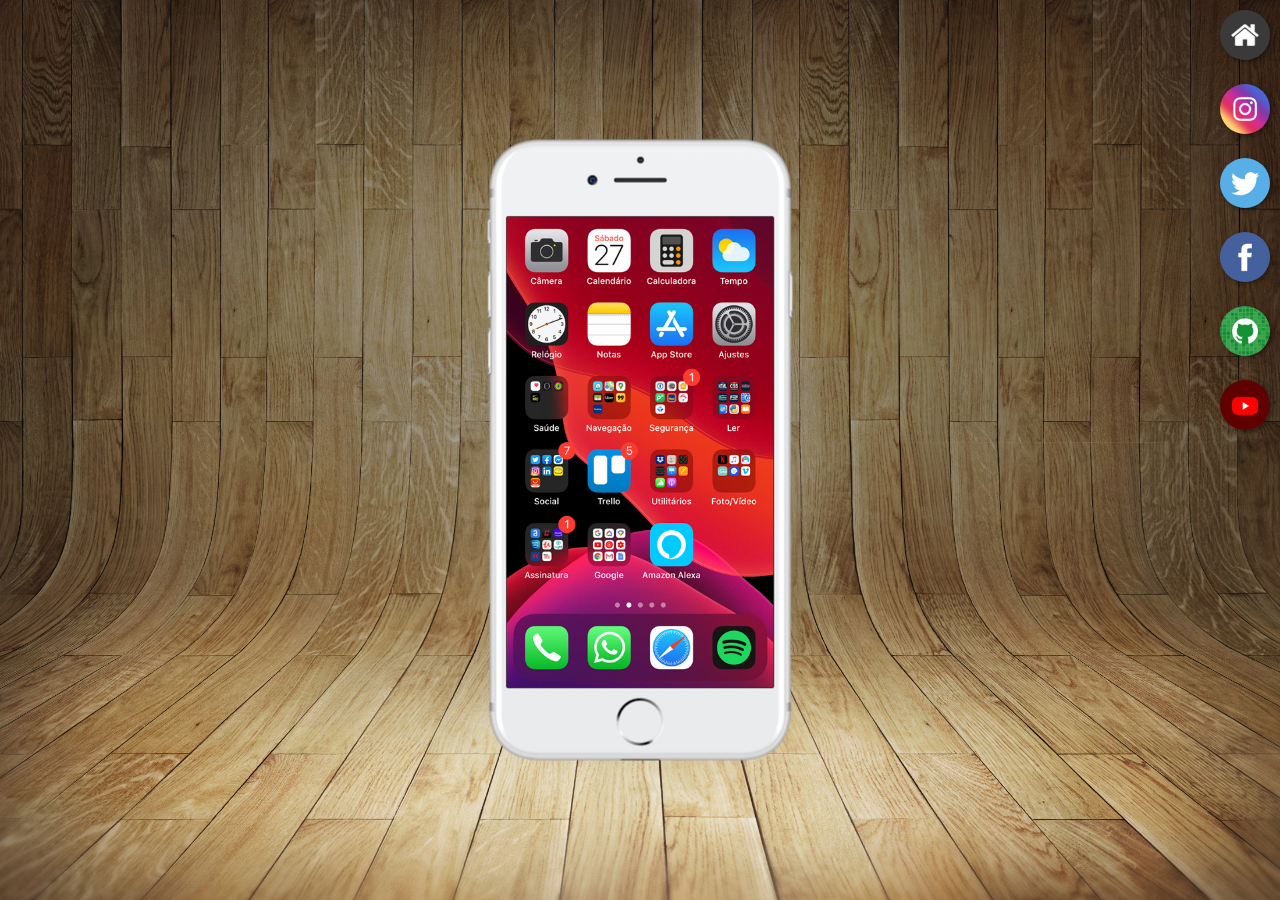
<file: index.html>
<!DOCTYPE html>
<html lang="pt-br">
<head>
    <meta charset="UTF-8">
    <meta http-equiv="X-UA-Compatible" content="IE=edge">
    <meta name="viewport" content="width=device-width, initial-scale=1.0">
    <link rel="shortcut icon" href="favicon.ico" type="image/x-icon">
    <link rel="stylesheet" href="estilos/style.css">
    <title>Projeto Redes Sociais</title>
</head>
<body>
    <main>
        <section id="telefone">
            <iframe src="home.html" name="tela" id="tela" frameborder="0">Seu navegador não é compatível com isso.</iframe>
        </section>
        <section id="redes-sociais">
            <a href="home.html" target="tela"><img src="imagens/logo-home.jpg" alt="Home">
            </a><br>
            <a href="#" target="tela"><img src="imagens/logo-instagram.jpg" alt="Instagram"></a><br>

            <a href="twitter.html" target="tela"><img src="imagens/logo-twitter.jpg" alt="Twitter"></a><br>

            <a href="#" target="tela"><img src="imagens/logo-facebook.jpg" alt="Facebook"></a><br>

            <a href="github.html" target="tela"><img src="imagens/logo-github.jpg" alt="Github"></a><br>

            <a href="youtube.html" target="tela"><img src="imagens/logo-youtube.jpg" alt="Youtube"></a><br>
        </section>
    </main>
</body>
</html>
</file>
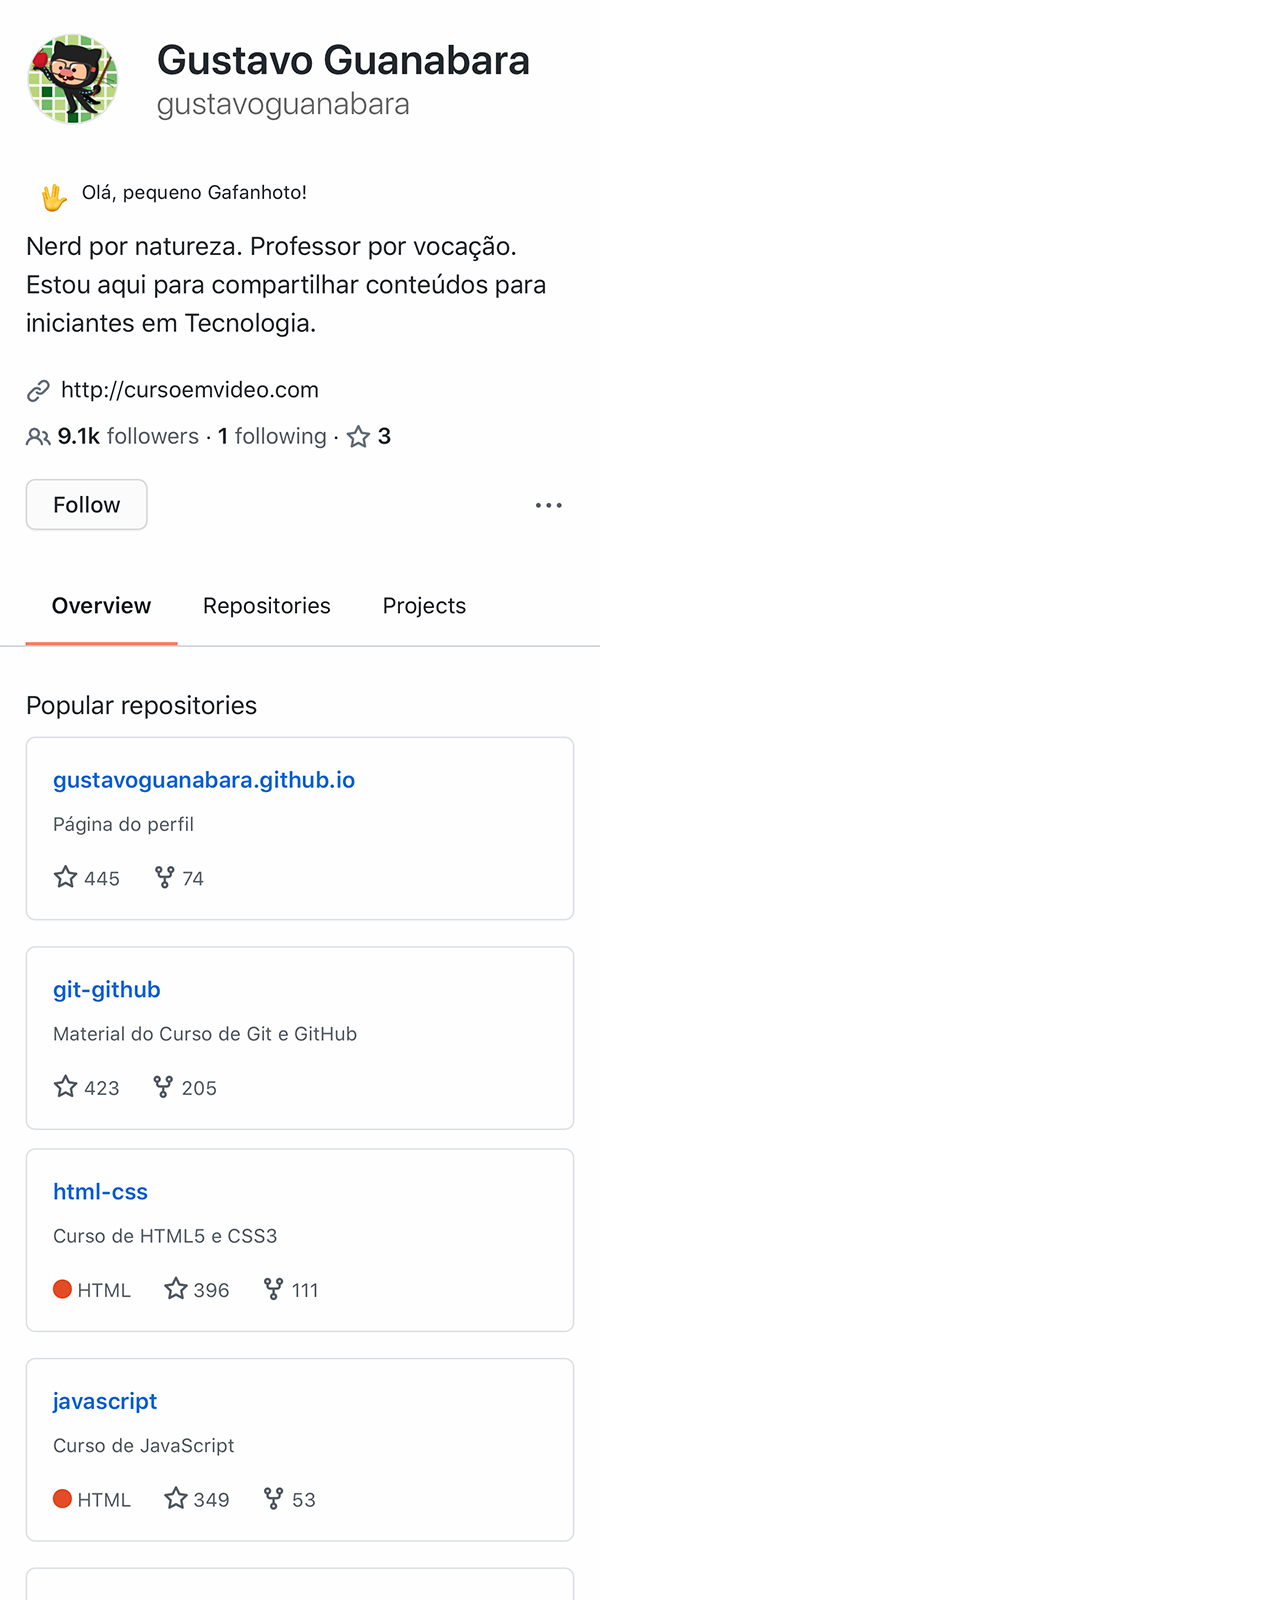
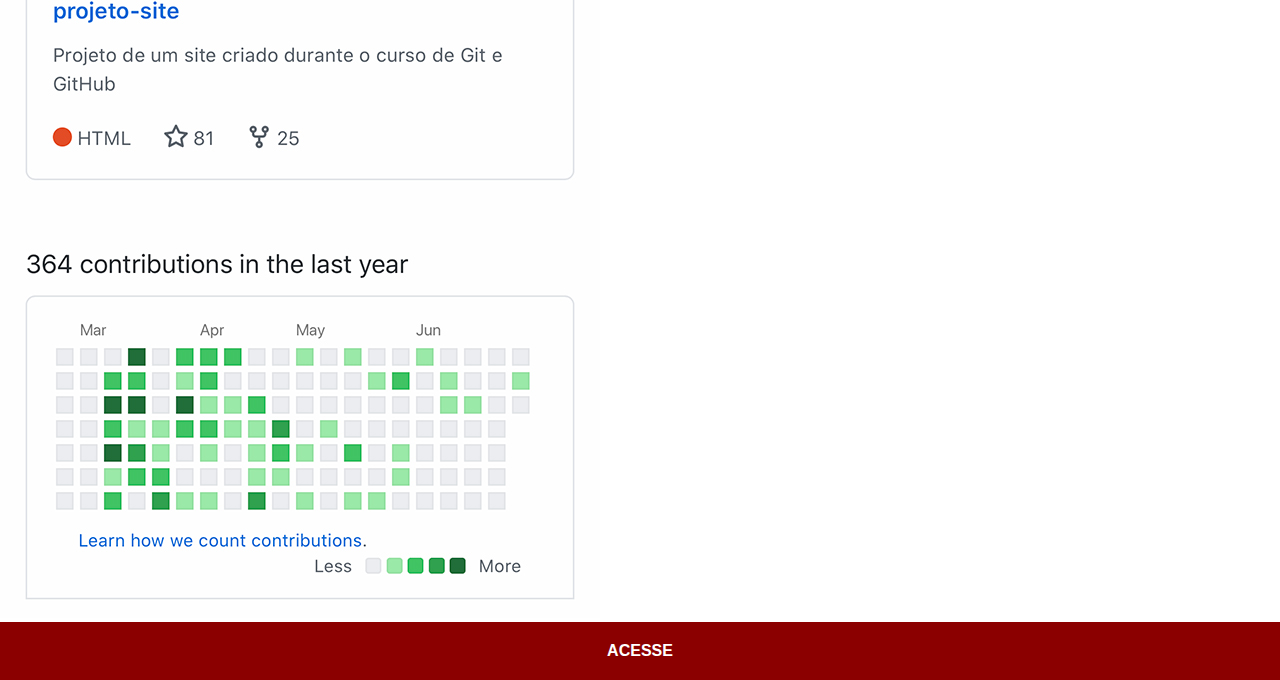
<file: github.html>
<!DOCTYPE html>
<html lang="pt-br">
<head>
    <meta charset="UTF-8">
    <meta http-equiv="X-UA-Compatible" content="IE=edge">
    <meta name="viewport" content="width=device-width, initial-scale=1.0">
    <title>Document</title>
    <link rel="stylesheet" href="estilos/social.css">
</head>
<body>
    <img src="imagens/tela-github.jpg" alt="GitHub">
    <a href="https://github.com/gustavoguanabara" target="_blank">ACESSE</a>
</body>
</html>
</file>
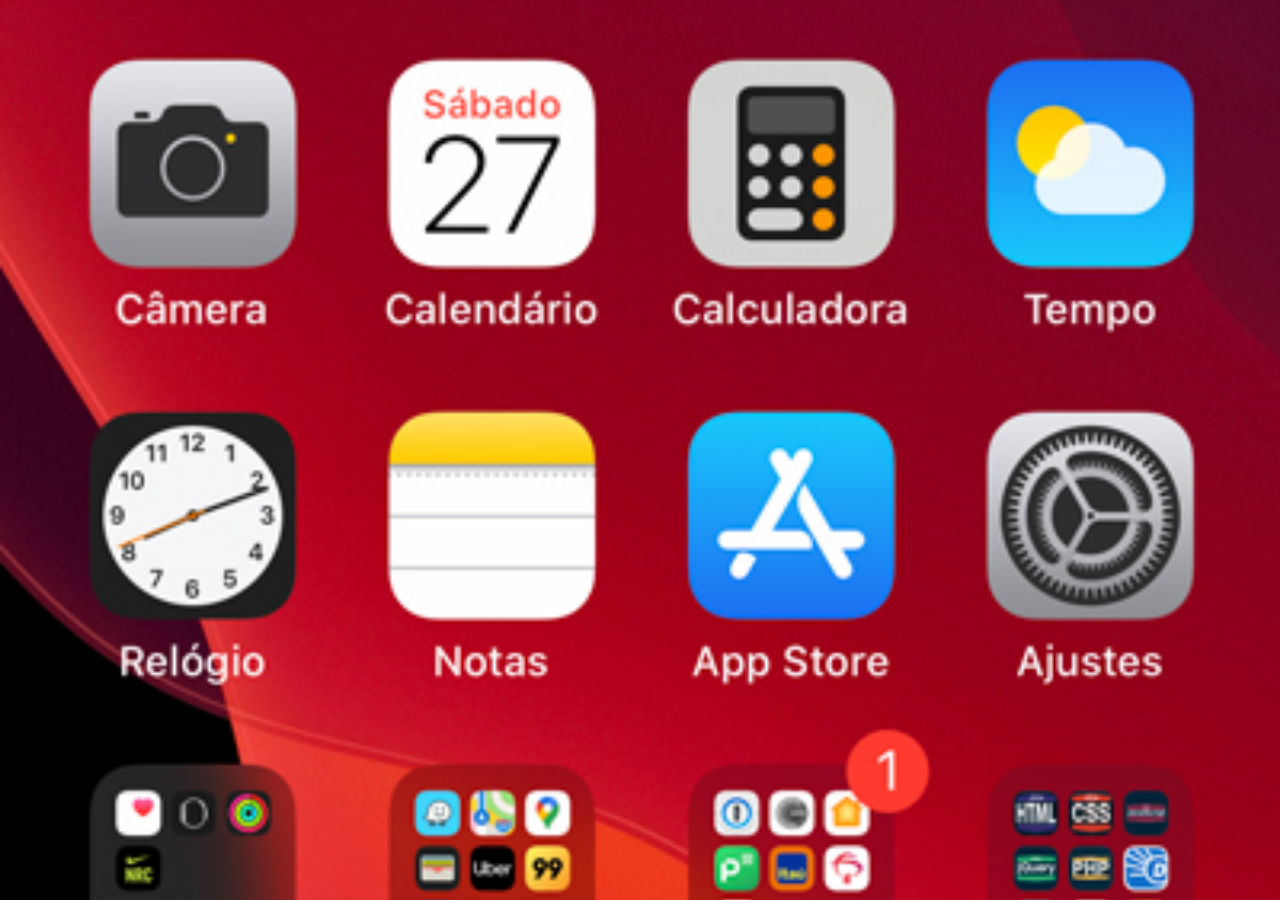
<file: home.html>
<!DOCTYPE html>
<html lang="pt-br">
<head>
    <meta charset="UTF-8">
    <meta http-equiv="X-UA-Compatible" content="IE=edge">
    <meta name="viewport" content="width=device-width, initial-scale=1.0">
    <title>Home</title>
    <style>
        * {
            margin: 0px;
            padding: 0px;
        }

        body {
            width: 100vw;
            height: 100vh;
            background: black url('imagens/tela-home.jpg') no-repeat top center;
            background-size: cover;
        }
    </style>
</head>
<body>
    
</body>
</html>
</file>
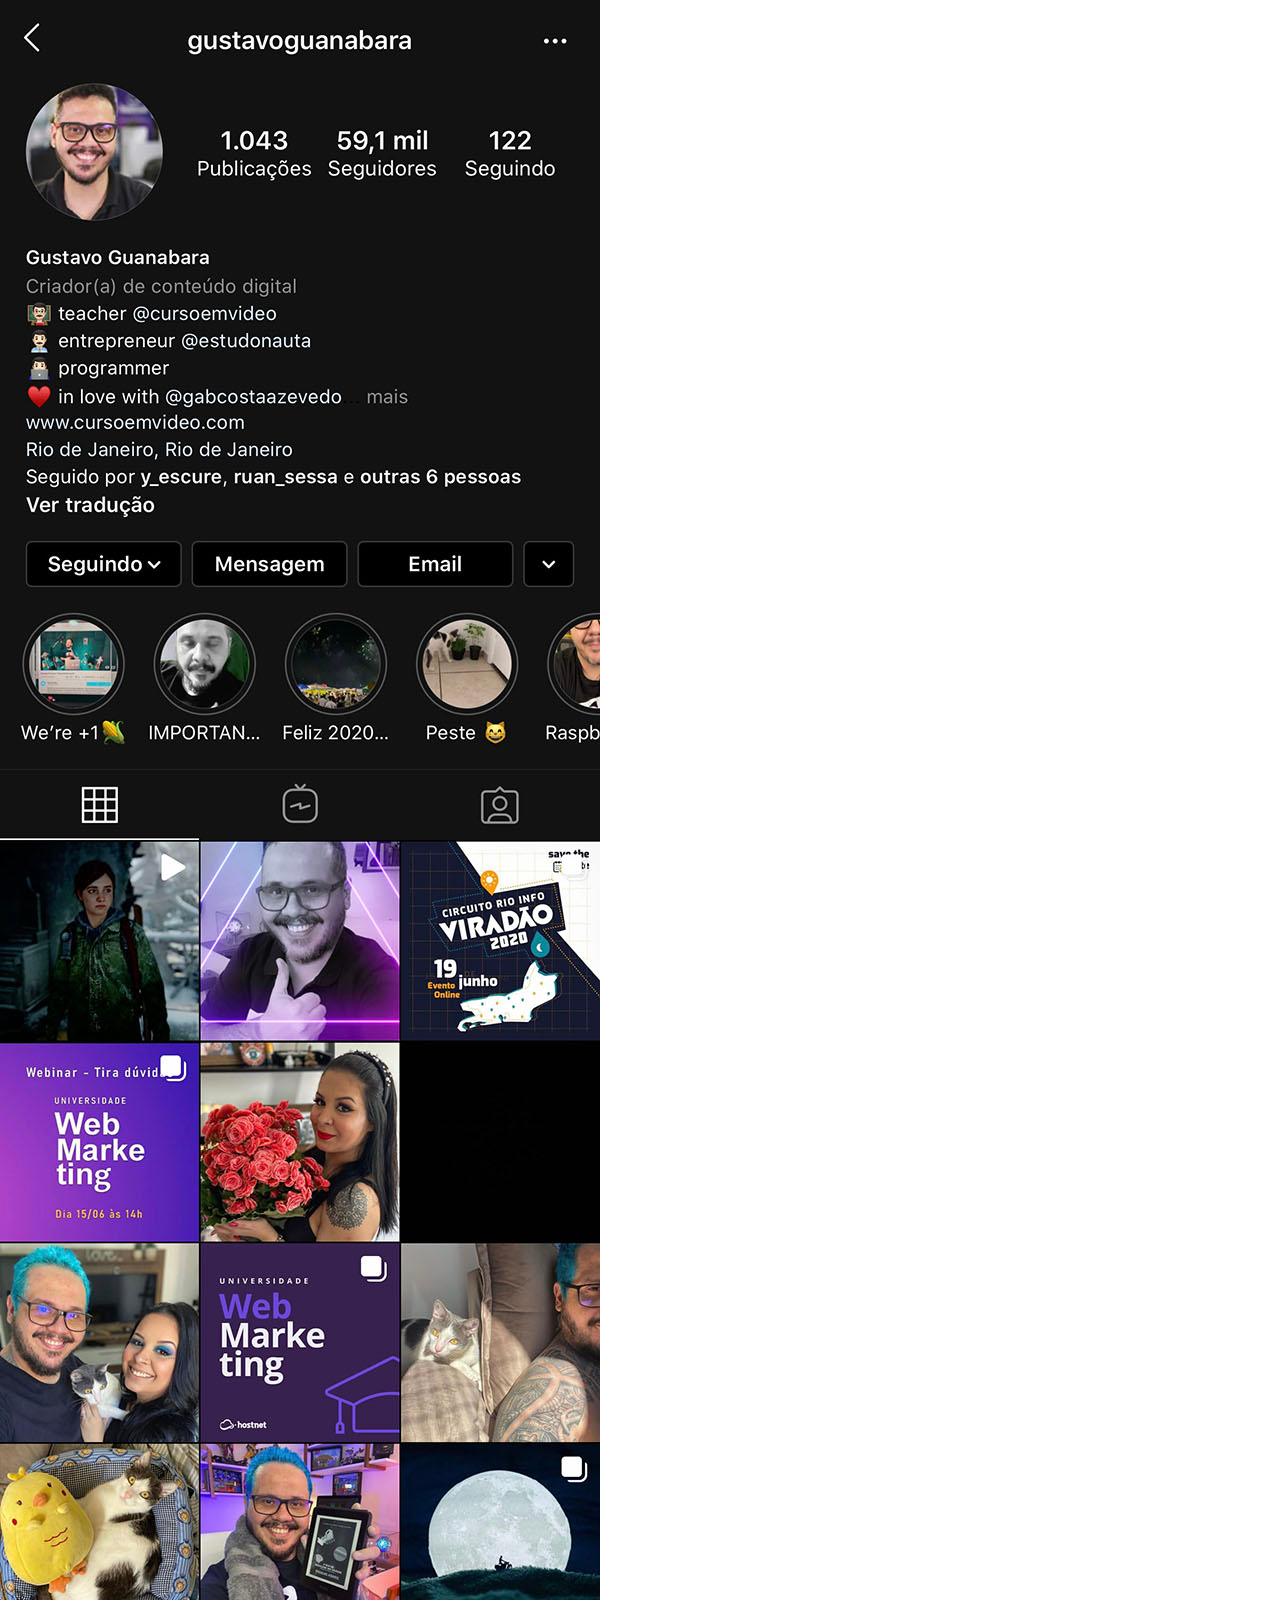
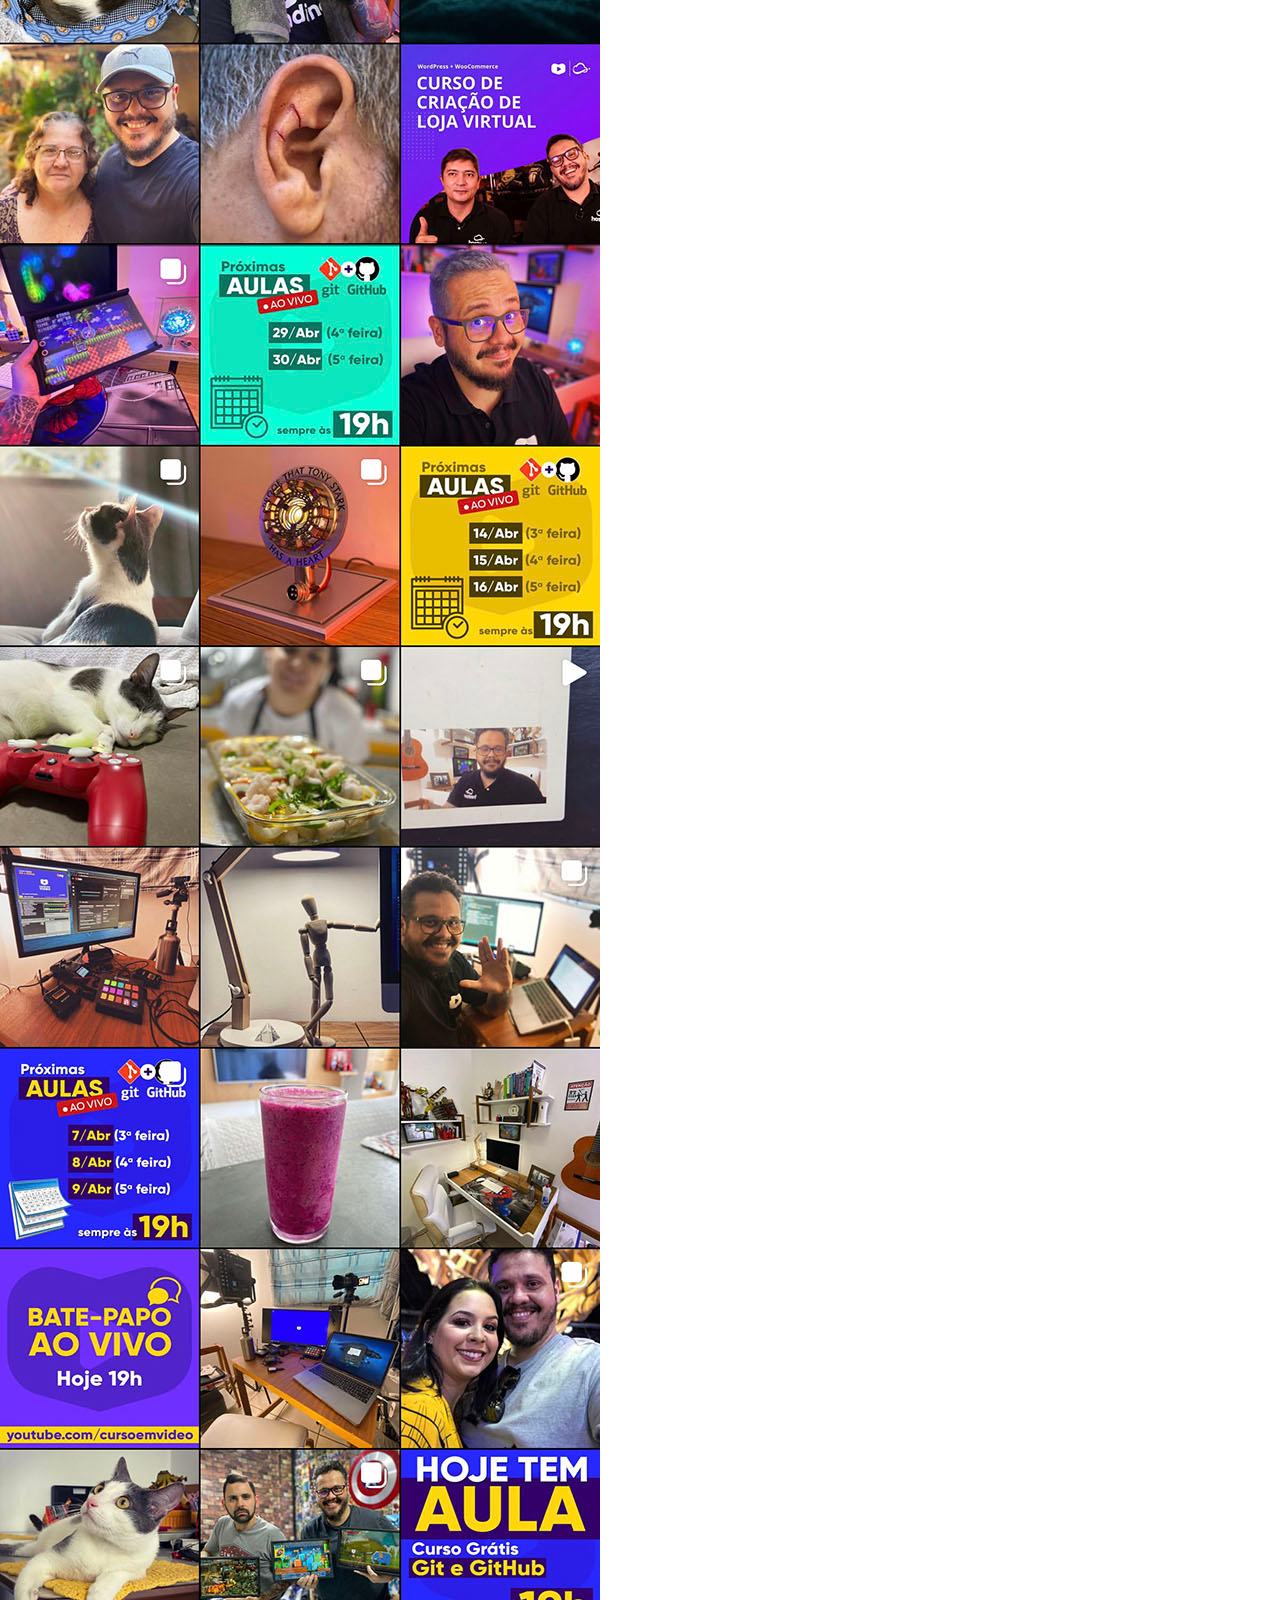
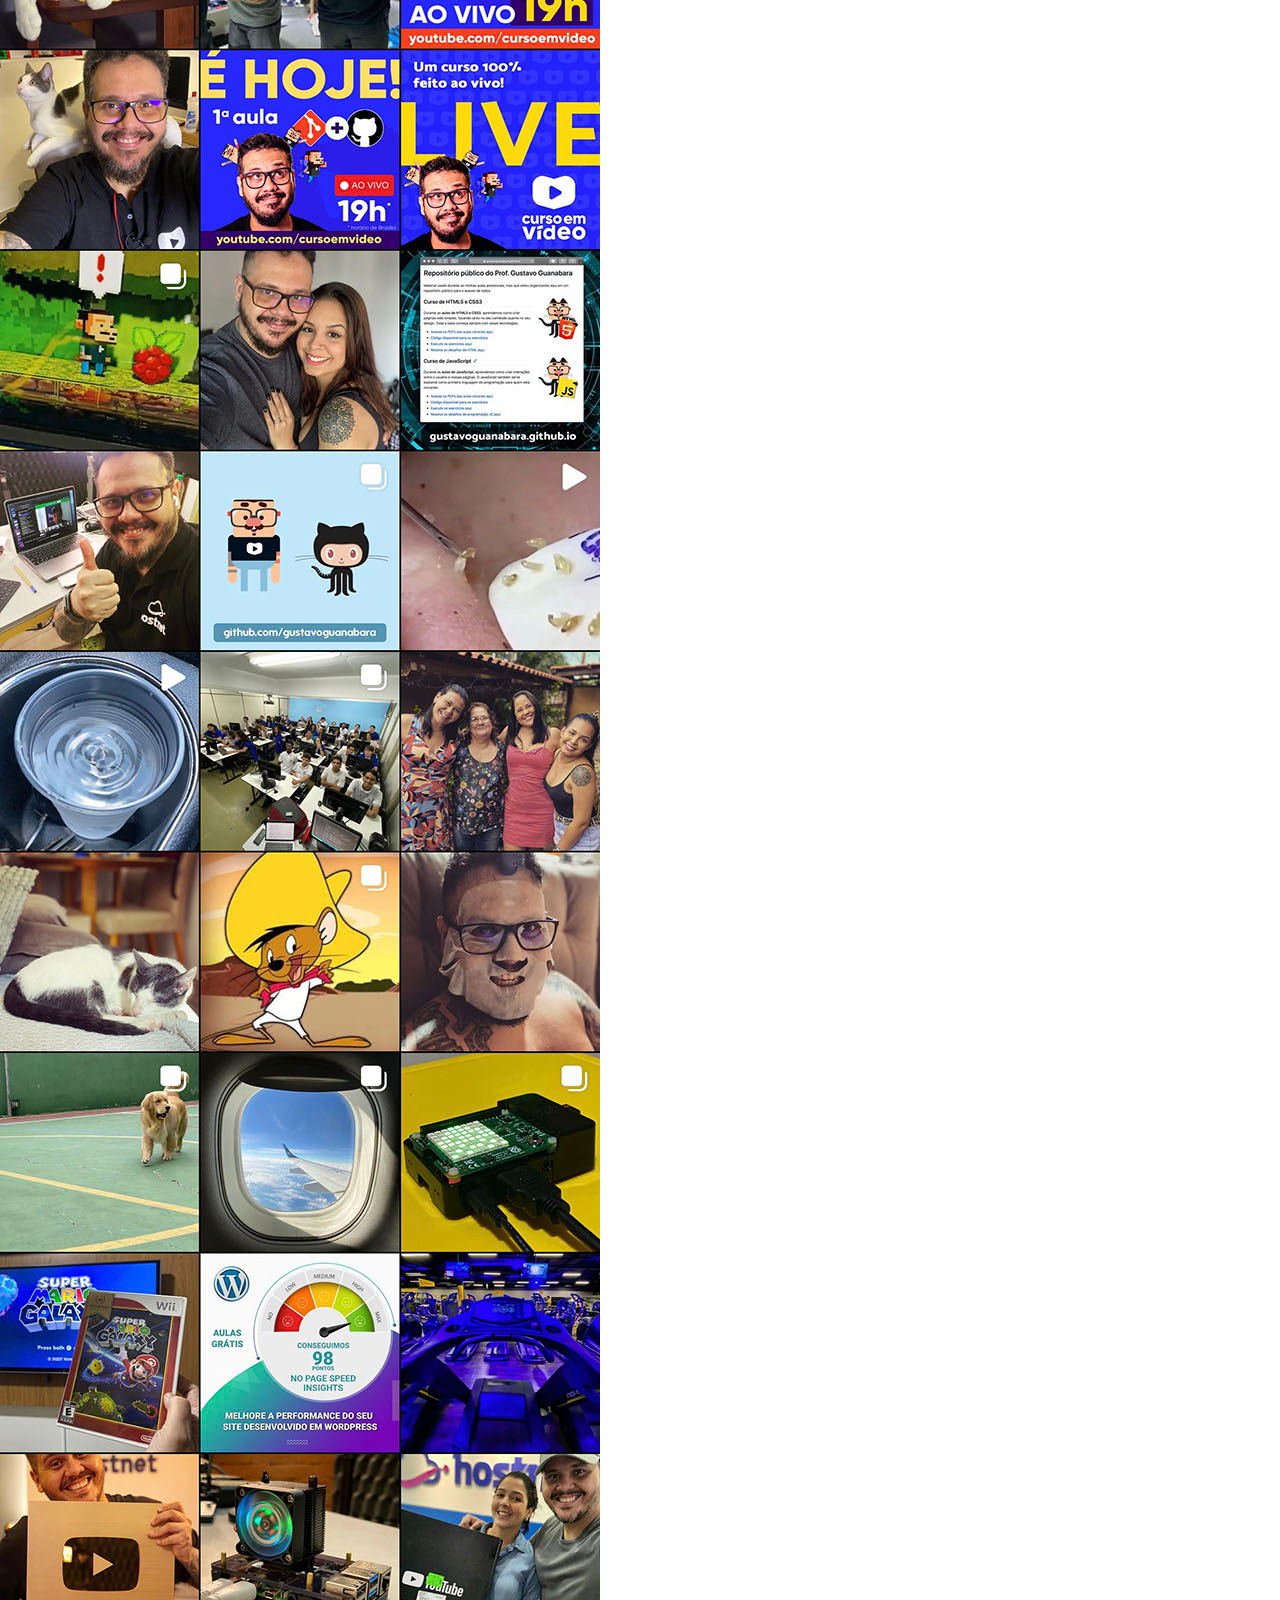
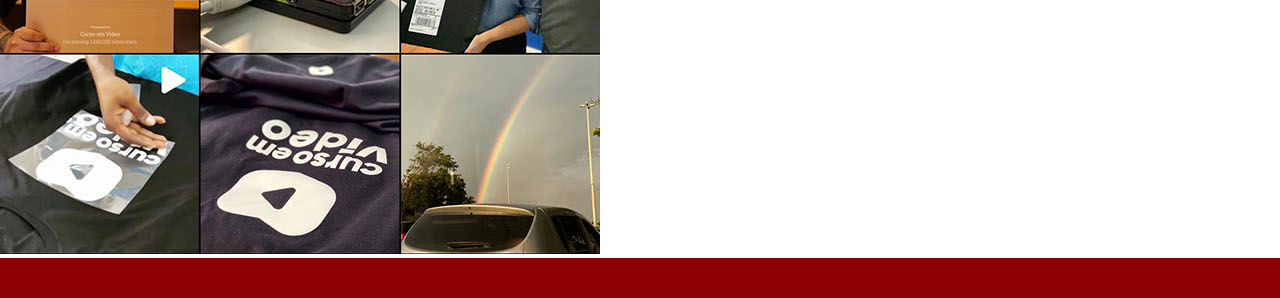
<file: instagram.html>
<!DOCTYPE html>
<html lang="pt-br">
<head>
    <meta charset="UTF-8">
    <meta http-equiv="X-UA-Compatible" content="IE=edge">
    <meta name="viewport" content="width=device-width, initial-scale=1.0">
    <title>Instagram</title>
    <link rel="stylesheet" href="estilos/social.css">
</head>
<body>
    <img src="imagens/tela-instagram.jpg" alt="Instagram">
    <a href=""></a>
</body>
</html>
</file>
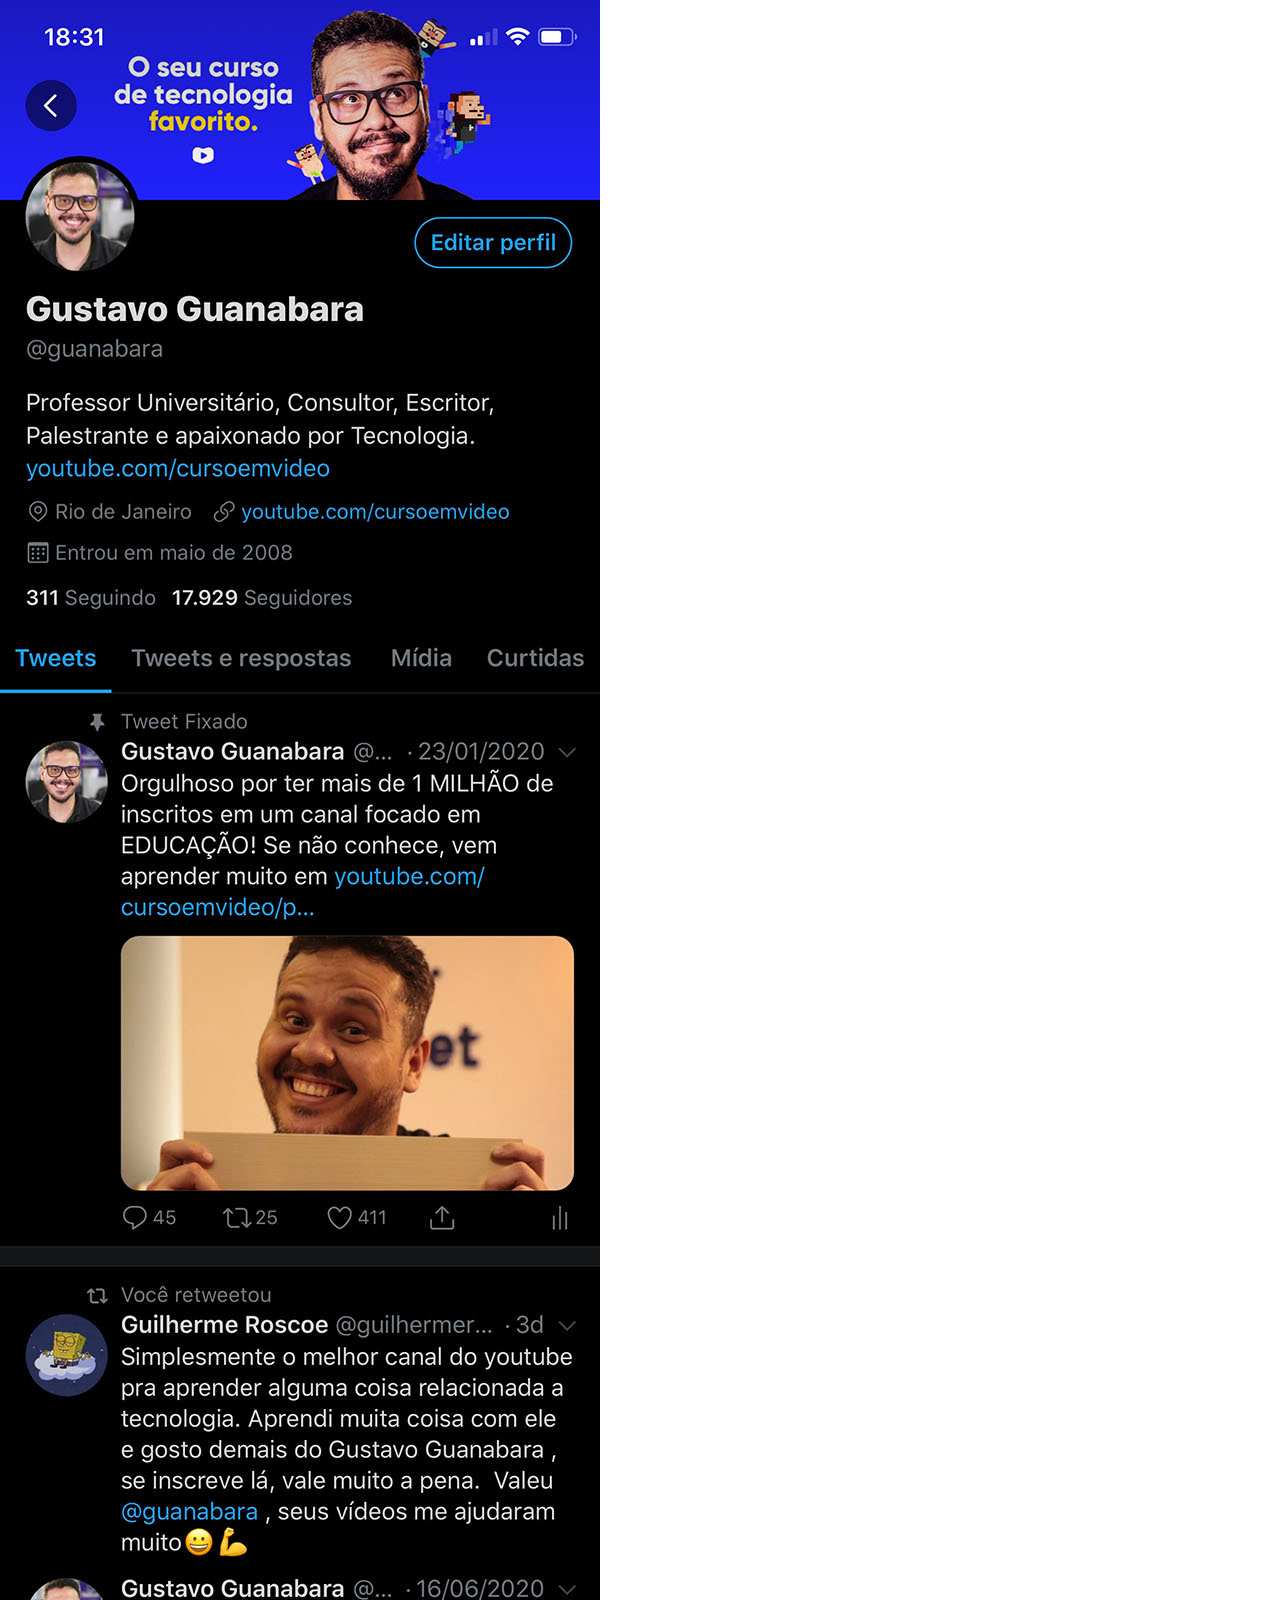
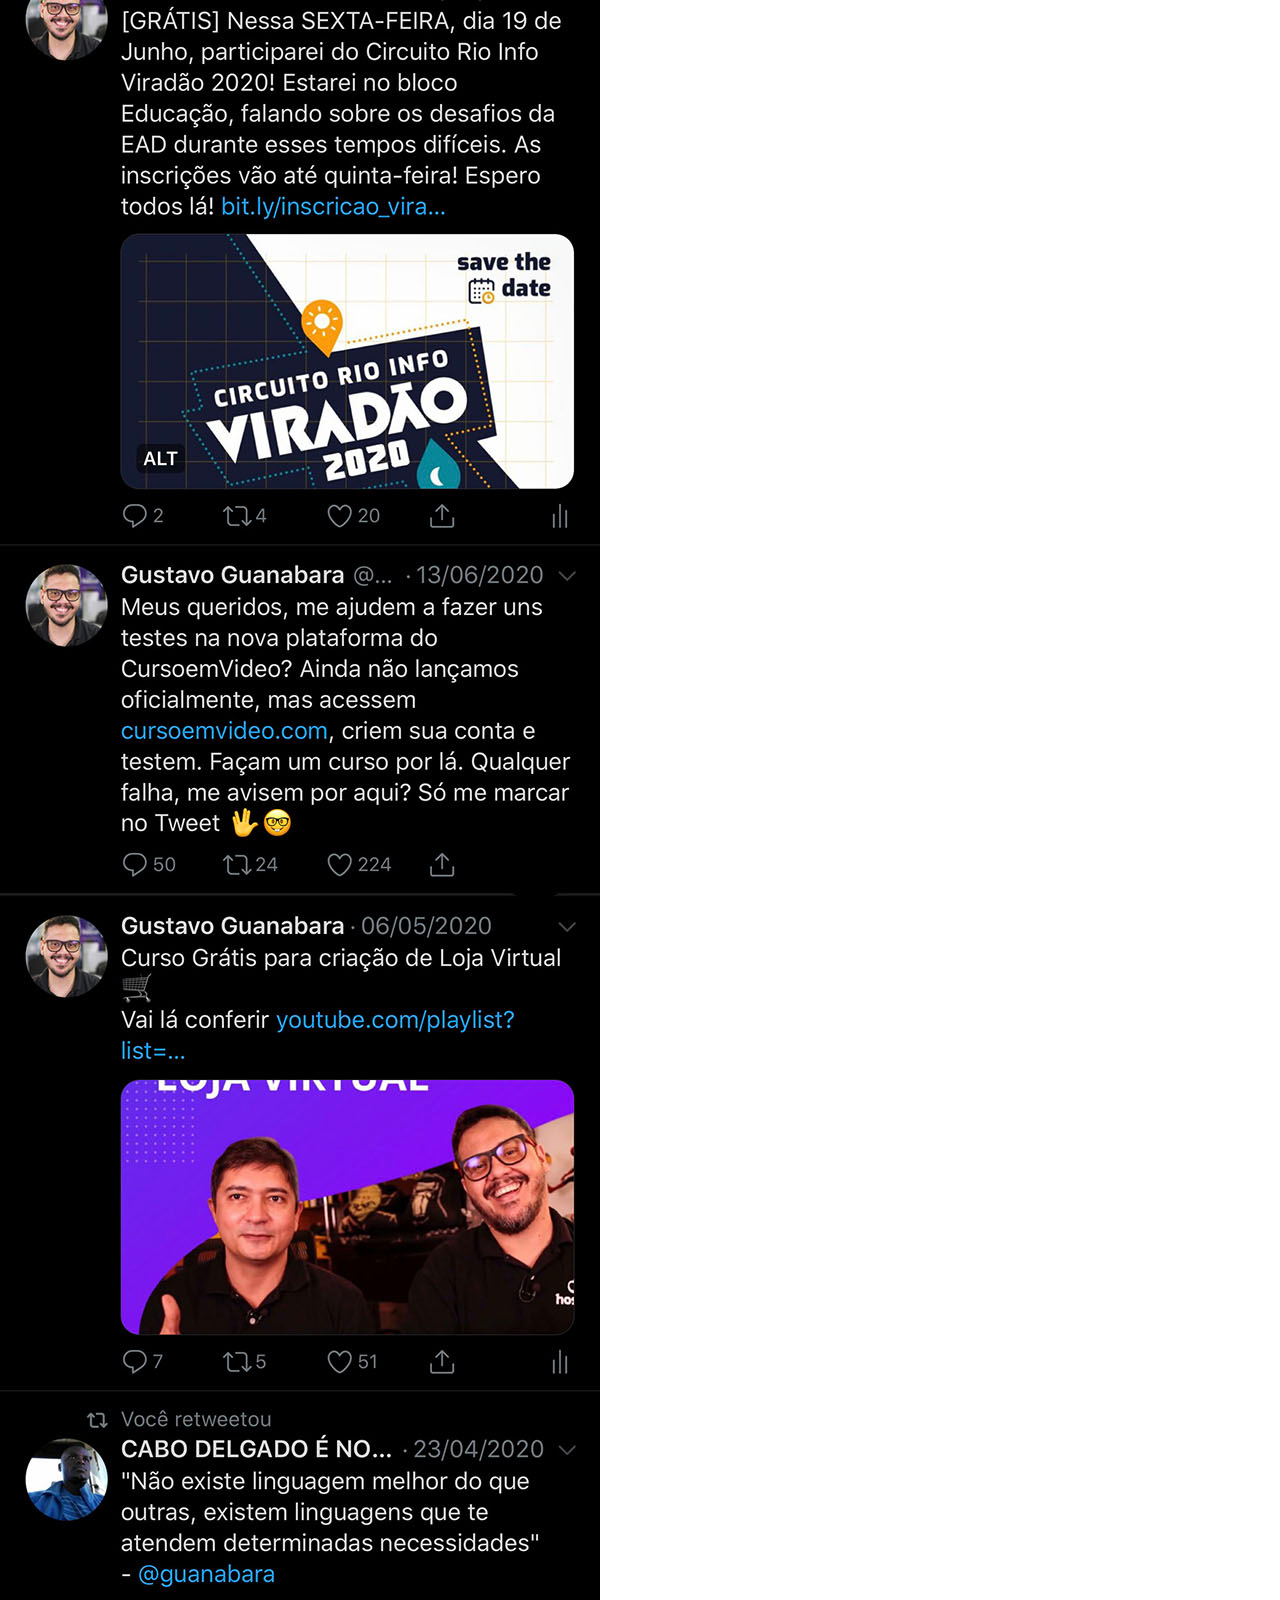
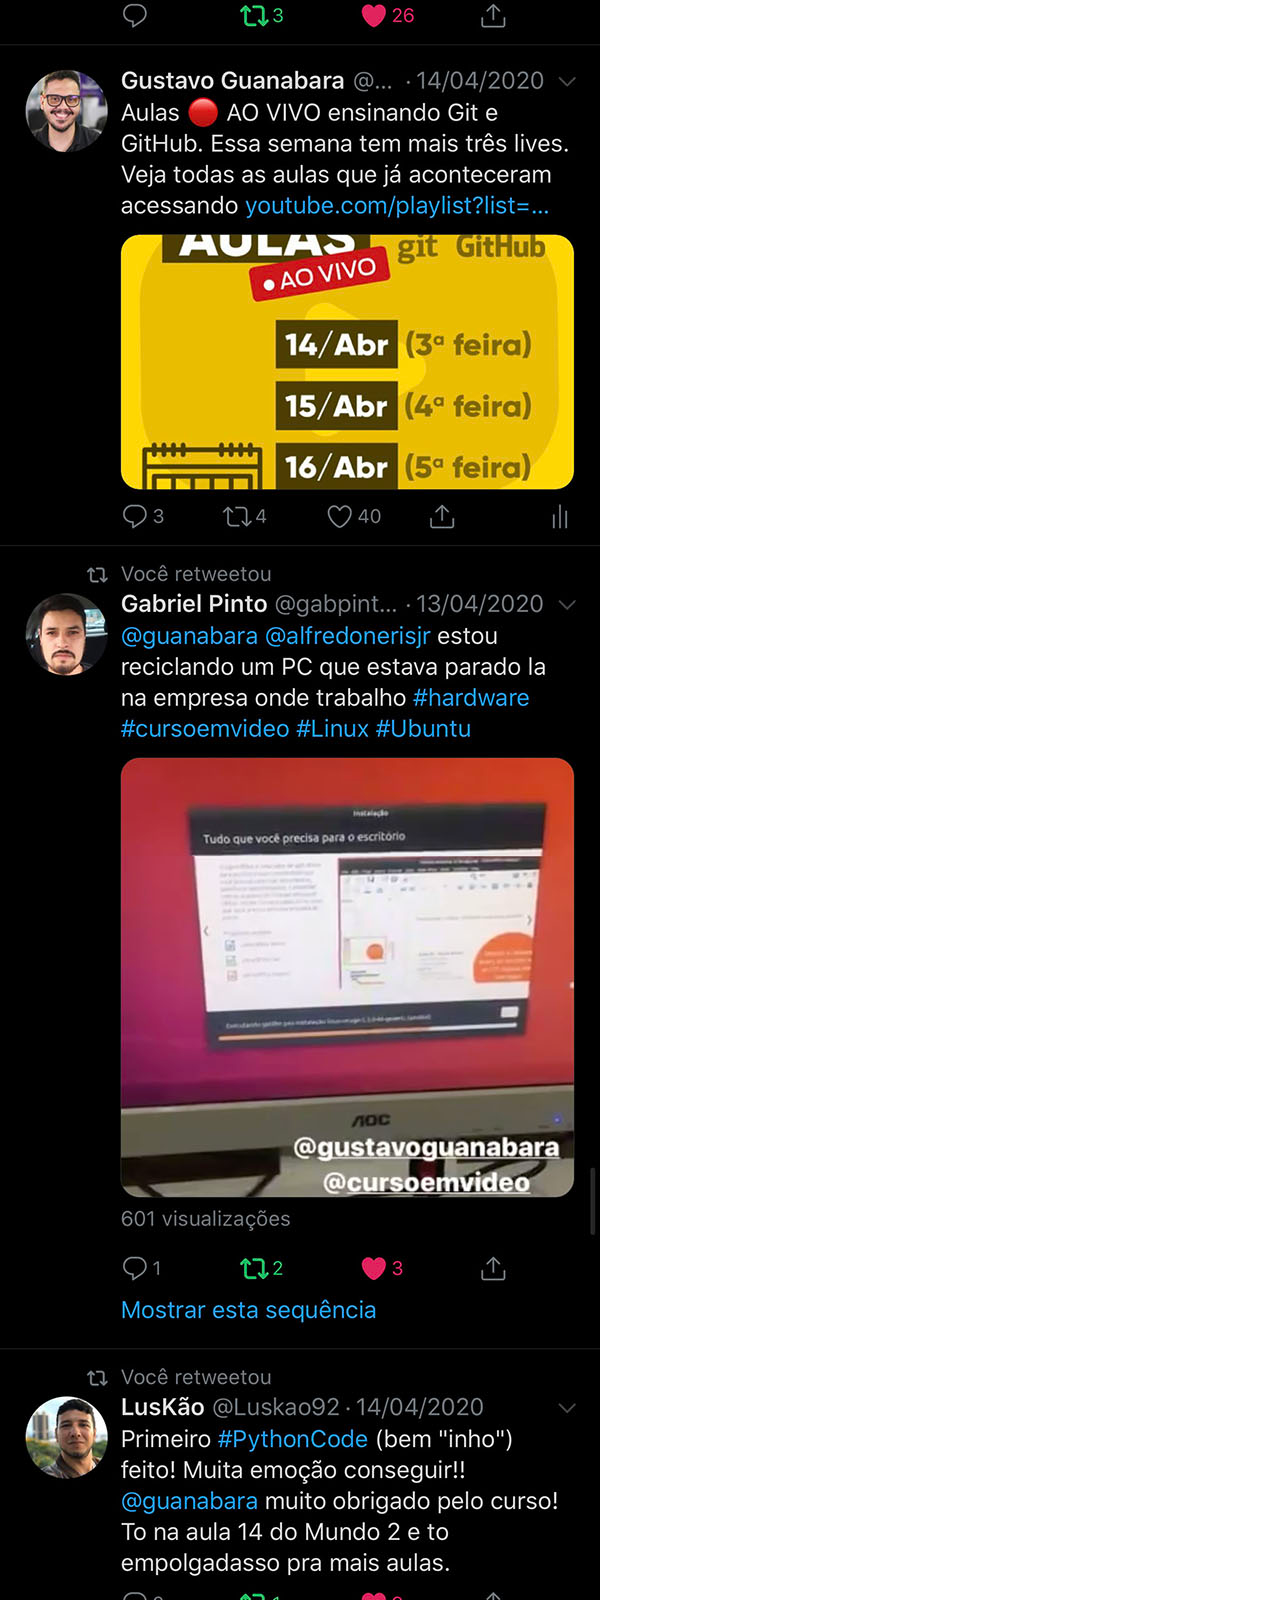
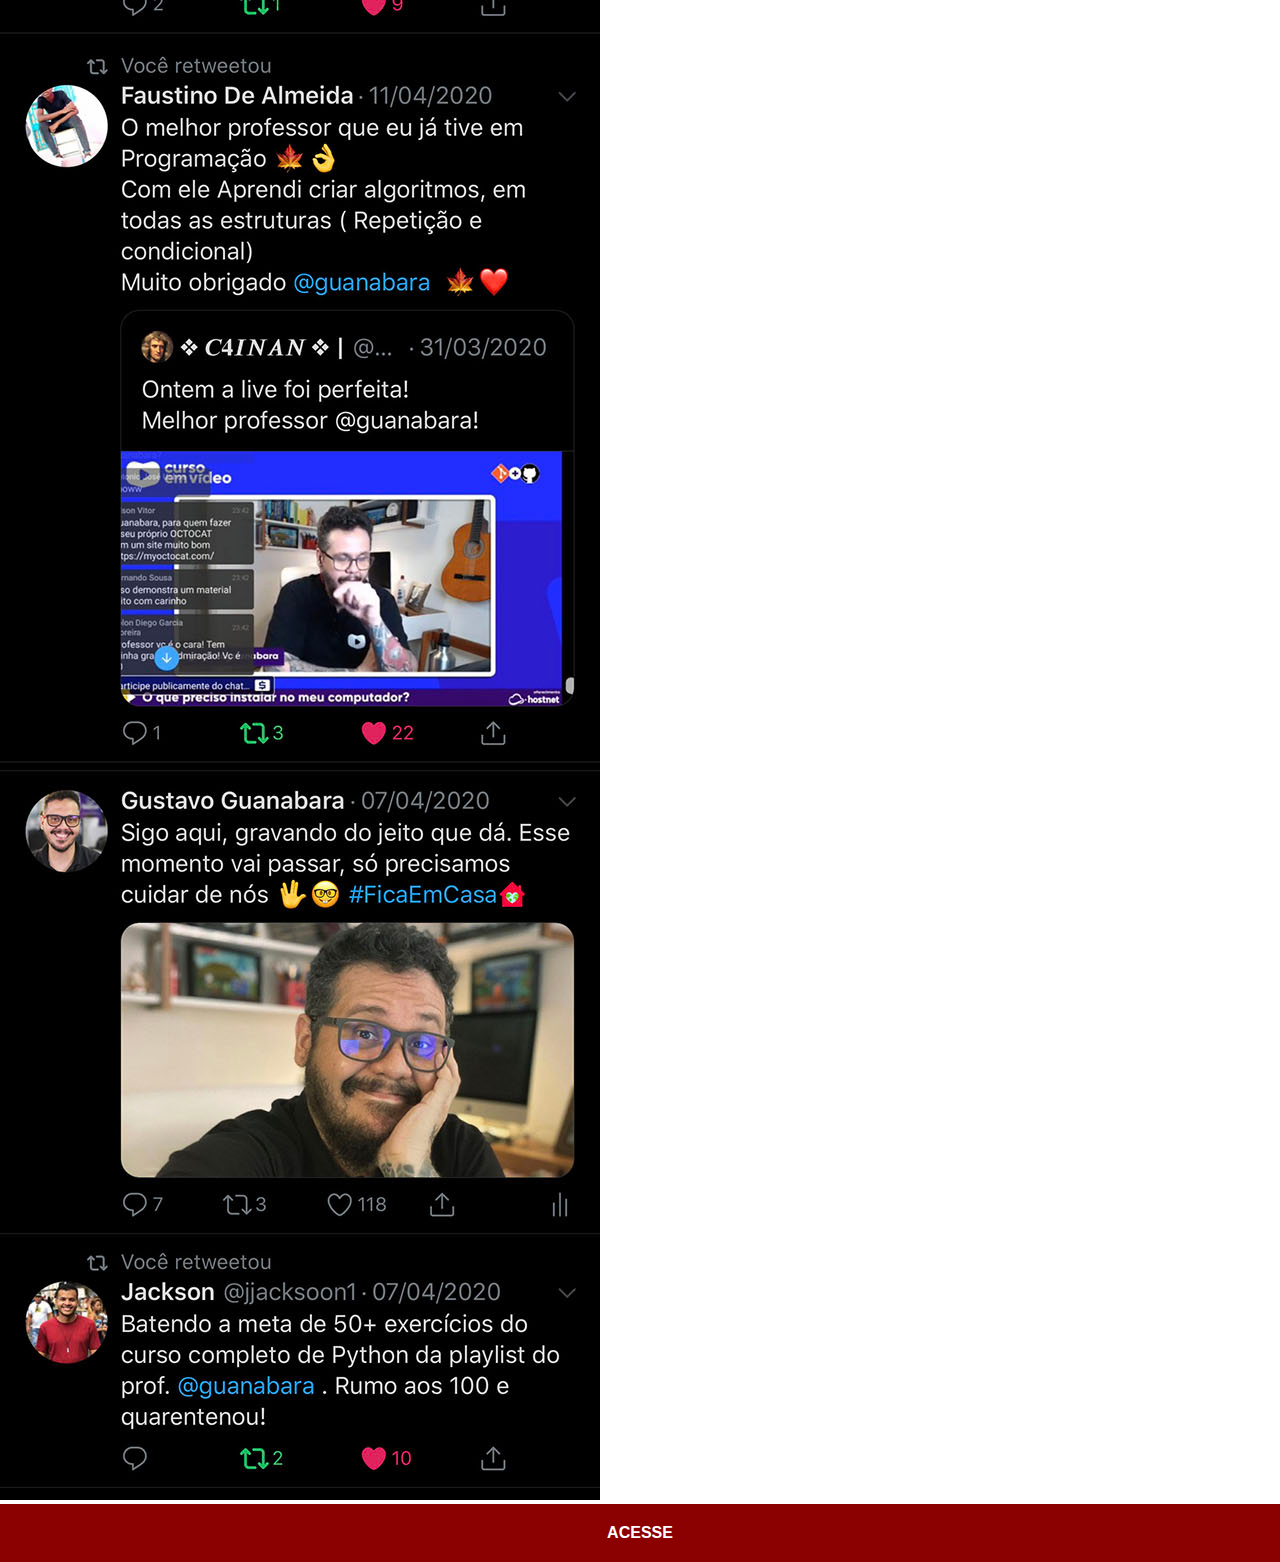
<file: twitter.html>
<!DOCTYPE html>
<html lang="pt-br">
<head>
    <meta charset="UTF-8">
    <meta http-equiv="X-UA-Compatible" content="IE=edge">
    <meta name="viewport" content="width=device-width, initial-scale=1.0">
    <title>Twitter</title>
    <link rel="stylesheet" href="estilos/social.css">
</head>
<body>
    <img src="imagens/tela-twitter.jpg" alt="Twitter">
    <a href="https://twitter.com/felipews19" target="_blank">ACESSE</a>
</body>
</html>
</file>
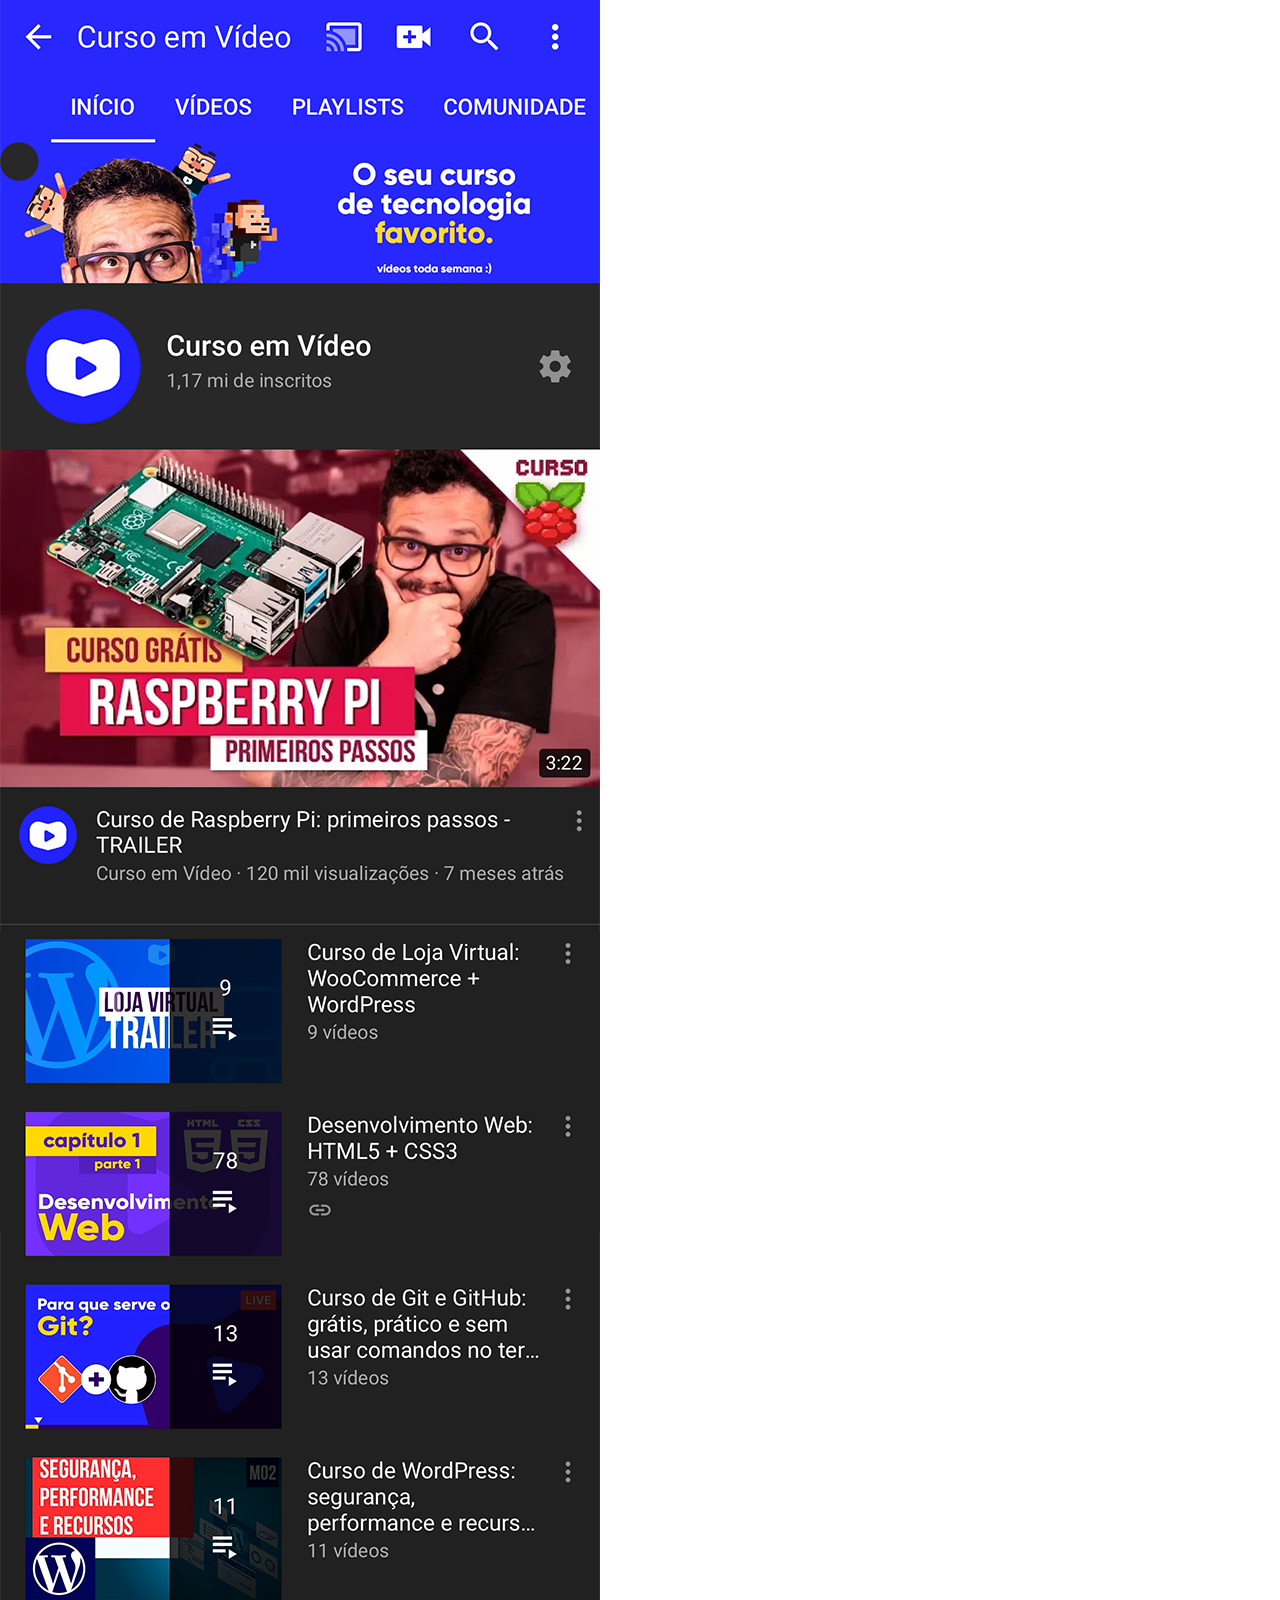
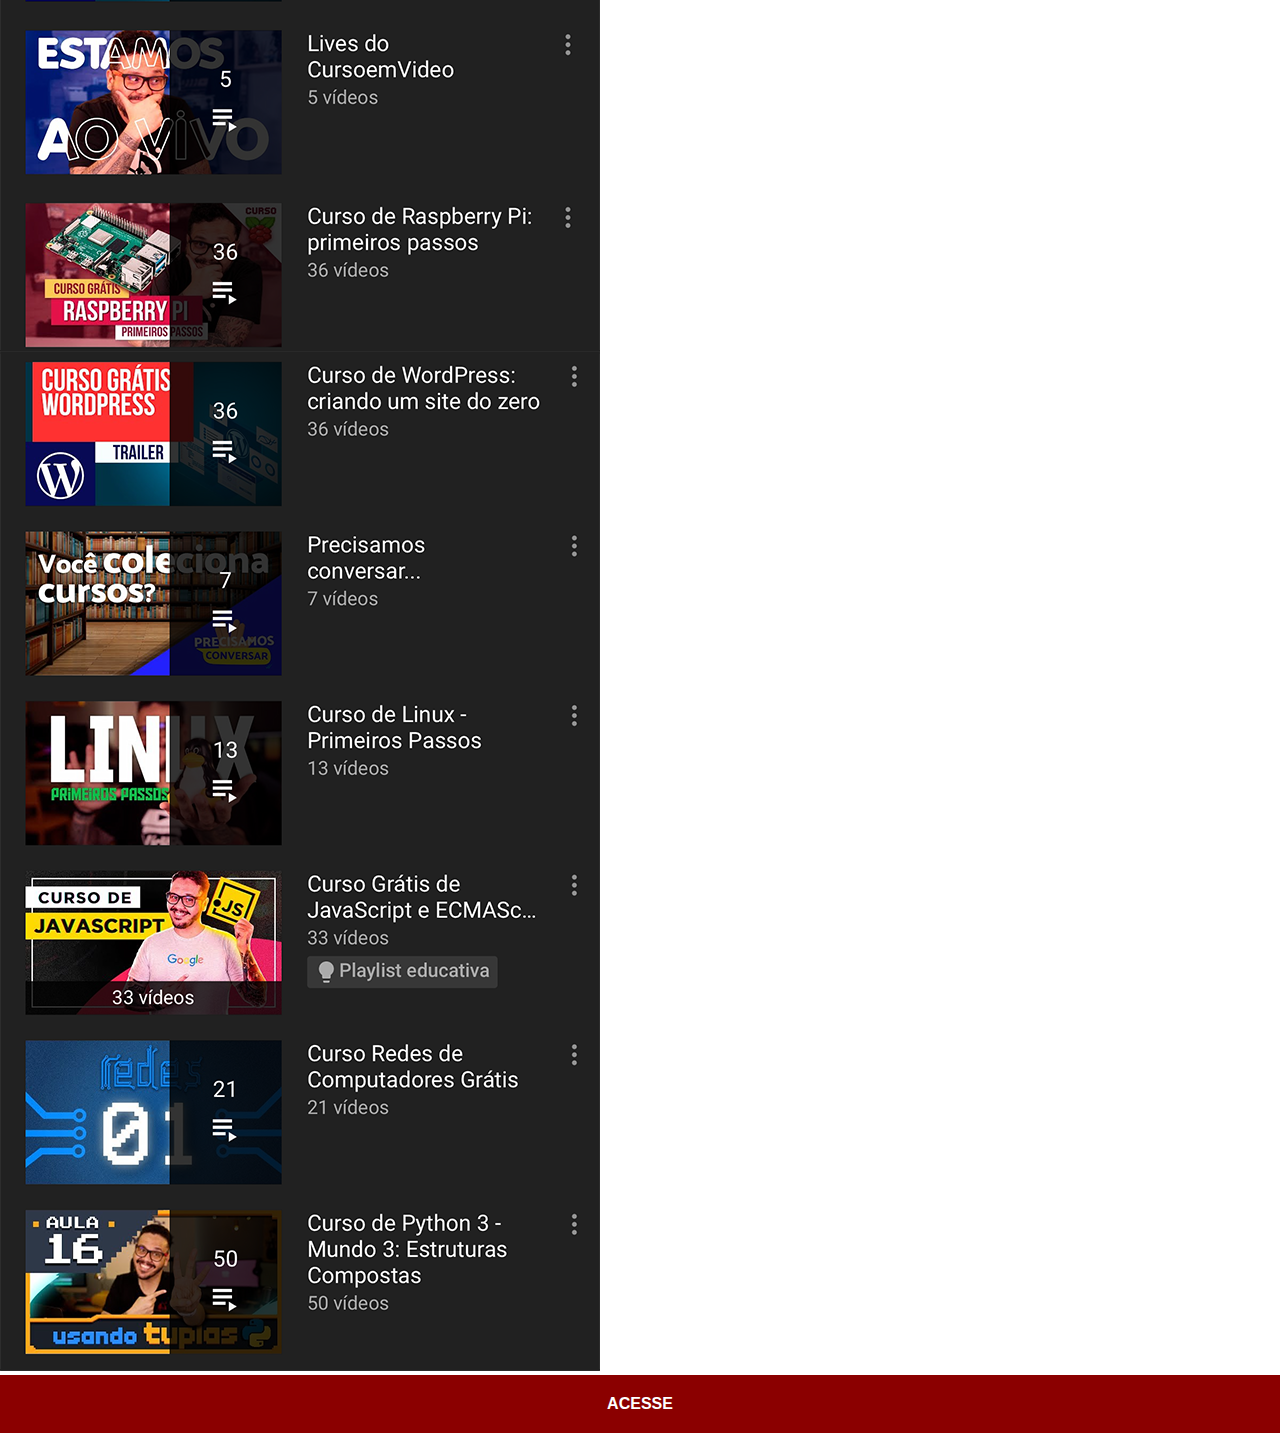
<file: youtube.html>
<!DOCTYPE html>
<html lang="pt-br">
<head>
    <meta charset="UTF-8">
    <meta http-equiv="X-UA-Compatible" content="IE=edge">
    <meta name="viewport" content="width=device-width, initial-scale=1.0">
    <title>Youtube</title>
    <link rel="stylesheet" href="estilos/social.css">
</head>
<body>
    <img src="imagens/tela-youtube.png" alt="Youtube">
    <a href="https://www.youtube.com/@alvofootball7109/featured" target="_blank">ACESSE</a>
</body>
</html>
</file>
<file: estilos/style.css>
@charset "UTF-8";

*{
    margin: 0px;
    padding: 0px;
    font-family: Arial, Helvetica, sans-serif;
}

html, body {
    height: 100vh;
    width: 100vw;
    background-color: black;
}

body {
    background: url('../imagens/fundo-madeira.jpg') no-repeat top center;
    background-size: cover;
    background-attachment: fixed;
}

main {
    position: relative;
    height: 100vh;
}

section#telefone {
    position: absolute;
    top: 50%;
    left: 50%;
    transform: translate(-50%, -50%);

    height: 627px;
    width: 311px;
    background:url('../imagens/frame-iphone.png') no-repeat;
}

iframe#tela {
    position: relative;
    top: 80px;
    left: 22px;
    width: 267px;
    height: 471px;  
}

section#redes-sociais {
    text-align: right;
}

section#redes-sociais img {
    width: 50px;
    margin: 10px;
    border-radius: 50%;
    box-shadow: 2px 2px 5px rgba(0, 0, 0, 0.411);
    box-sizing: border-box;
}

section#redes-sociais img:hover {
    border: 2px solid rgba(255, 255, 255, 0.425);
    transform: translate(-3px, -3px);
    box-shadow: 5px 5px 10px rgba(0, 0, 0, 0.616);
    transition: transform .3s, border 1s;
}
</file>
<file: estilos/social.css>
@charset "UTF-8";


*{
    margin: 0px;
    padding: 0px;
    font-family: Arial, Helvetica, sans-serif;
}

::-webkit-scrollbar {
    width: 0px;
    height: 0px;
}
img {

}

a {
    display: block;
    background-color: darkred;
    color: white;
    padding: 20px;
    text-align: center;
    font-weight: bolder;
    text-decoration: none;
}
a:hover {
    background-color: red;
}
</file>
